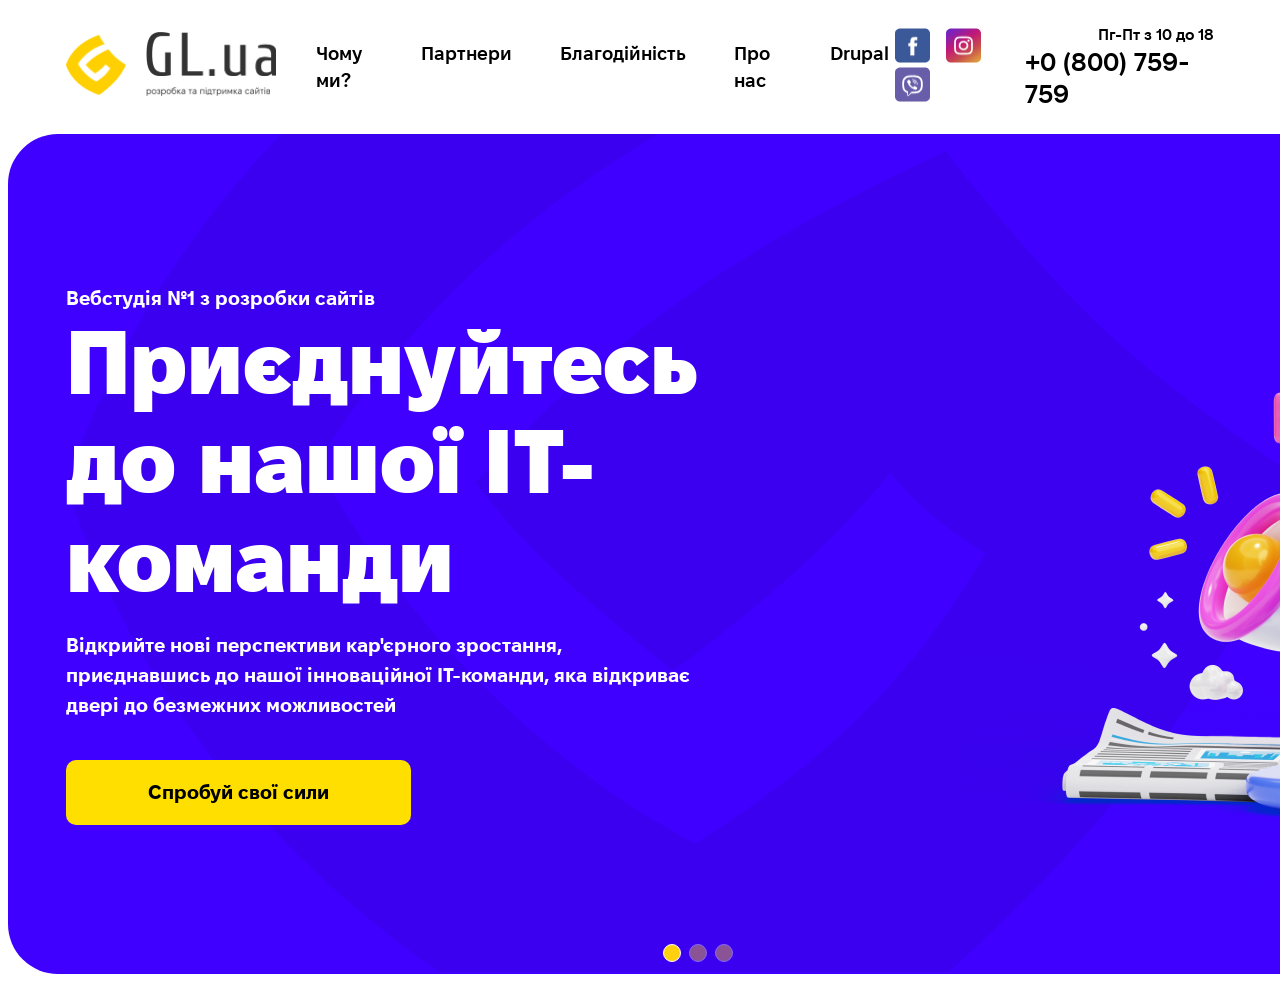
<file: index.html>
<!DOCTYPE html>
<html lang="en">
<head>
    <meta charset="UTF-8">
    <meta name="viewport" content="width=device-width, initial-scale=1.0">
    <title>Document</title>
    <link rel="stylesheet" href="https://cdn.jsdelivr.net/npm/swiper@11/swiper-bundle.min.css" />
    <link rel="stylesheet" href="./style/style.css">
</head>
<body>
    <header>
        <nav class="nav container">  
            <div class="logo">
                <a href="./index.html">
                    <img src=".//img/Vector.png" alt="logo">
                </a>
                <div class="block_logo">
                    <a class="logo_glua" href="./index.html">
                        <img src=".//img/GL.ua.png" alt="glua">
                    </a>
                    <a class="subtitle" href="./index.html">
                        <img src=".//img/розробка та підтримка сайтів.png" alt="subtitle">
                    </a>
                </div>
            </div>
            <ul class="nav_links">
                <li>
                    <a class="nav_link" href="./pages/why-us.html">Чому ми?</a>
                </li>
                <li>
                    <a class="nav_link" href="./pages/partners.html">Партнери</a>
                </li>
                <li>
                    <a class="nav_link" href="./pages/charity.html">Благодійність</a>
                </li>
                <li>
                    <a class="nav_link" href="./pages/about.html">Про нас</a>
                </li>
                <li>
                    <a class="nav_link" href="./pages/drupal.html">Drupal</a>
                </li>
            </ul>
            <div class="nav_socials">
                <a href="https://www.facebook.com/GL.ua" class="nav_social"><img src=".//img/facebook.png" alt="facebook"></a>
                <a href="https://www.instagram.com/gl.ua" class="nav_social"><img src=".//img/instagram.png" alt="instagram"></a>
                <a href="https://www.viber.com/company/gl-ua" class="nav_social"><img src=".//img/viber.png" alt="viber"></a>
            </div>
            <div class="nav_phone">
                <p class="nav_phone_text">Пг-Пт з 10 до 18</p>
                <a href="tel:+0 (800) 759-759" class="nav_phone_link">+0 (800) 759-759</a>
            </div>
        </nav>
    </header>
    <main>
        <section class="hero">
            <div class="hero_content container">
                <div class="swiper hero-swiper">
                    <div class="swiper-wrapper">
                        <div class="swiper-slide">
                            <h1 class="hero_text">Вебстудія №1 з розробки сайтів</h1>
                            <p class="hero_title">Приєднуйтесь до нашої IT-команди</p>
                            <p class="hero_text">Відкрийте нові перспективи кар'єрного зростання, приєднавшись до нашої інноваційної IT-команди, яка відкриває двері до безмежних можливостей</p>
                            <button class="hero_button">Спробуй свої сили</button>
                            <div class="hero_image">
                                <img src=".//img/hero_section_img.png" width="877" height="595px" alt="hero_image">
                            </div>
                        </div>
                        <div class="swiper-slide">
                            <h1 class="hero_text">Вебстудія №1 з розробки сайтів</h1>
                            <p class="hero_title">Приєднуйтесь до нашої IT-команди</p>
                            <p class="hero_text">Відкрийте нові перспективи кар'єрного зростання, приєднавшись до нашої інноваційної IT-команди, яка відкриває двері до безмежних можливостей</p>
                            <button class="hero_button">Спробуй свої сили</button>
                            <div class="hero_image">
                                <img src=".//img/hero_section_img.png" width="877" height="595px" alt="hero_image">
                            </div>
                        </div>
                        <div class="swiper-slide">
                            <h1 class="hero_text">Вебстудія №1 з розробки сайтів</h1>
                            <p class="hero_title">Приєднуйтесь до нашої IT-команди</p>
                            <p class="hero_text">Відкрийте нові перспективи кар'єрного зростання, приєднавшись до нашої інноваційної IT-команди, яка відкриває двері до безмежних можливостей</p>
                            <button class="hero_button">Спробуй свої сили</button>
                            <div class="hero_image">
                                <img src=".//img/hero_section_img.png" width="877" height="595px" alt="hero_image">
                            </div>
                        </div>
                    </div>
                    <div class="swiper-pagination"></div>
                    <!-- <div class="swiper-button-prev"></div>
                    <div class="swiper-button-next"></div> -->
                </div>
                <div class="hero_background_img">
                    <img src="./img/overflow.png" alt="background_img">
                </div>
            </div>
        </section>
        <section></section>
        <section></section>
        <section></section>
        <section></section>
    </main>
    
    <script src="https://cdn.jsdelivr.net/npm/swiper@11/swiper-bundle.min.js"></script>
    <script src="./script/script.js"></script>
</body>
</html>
</file>
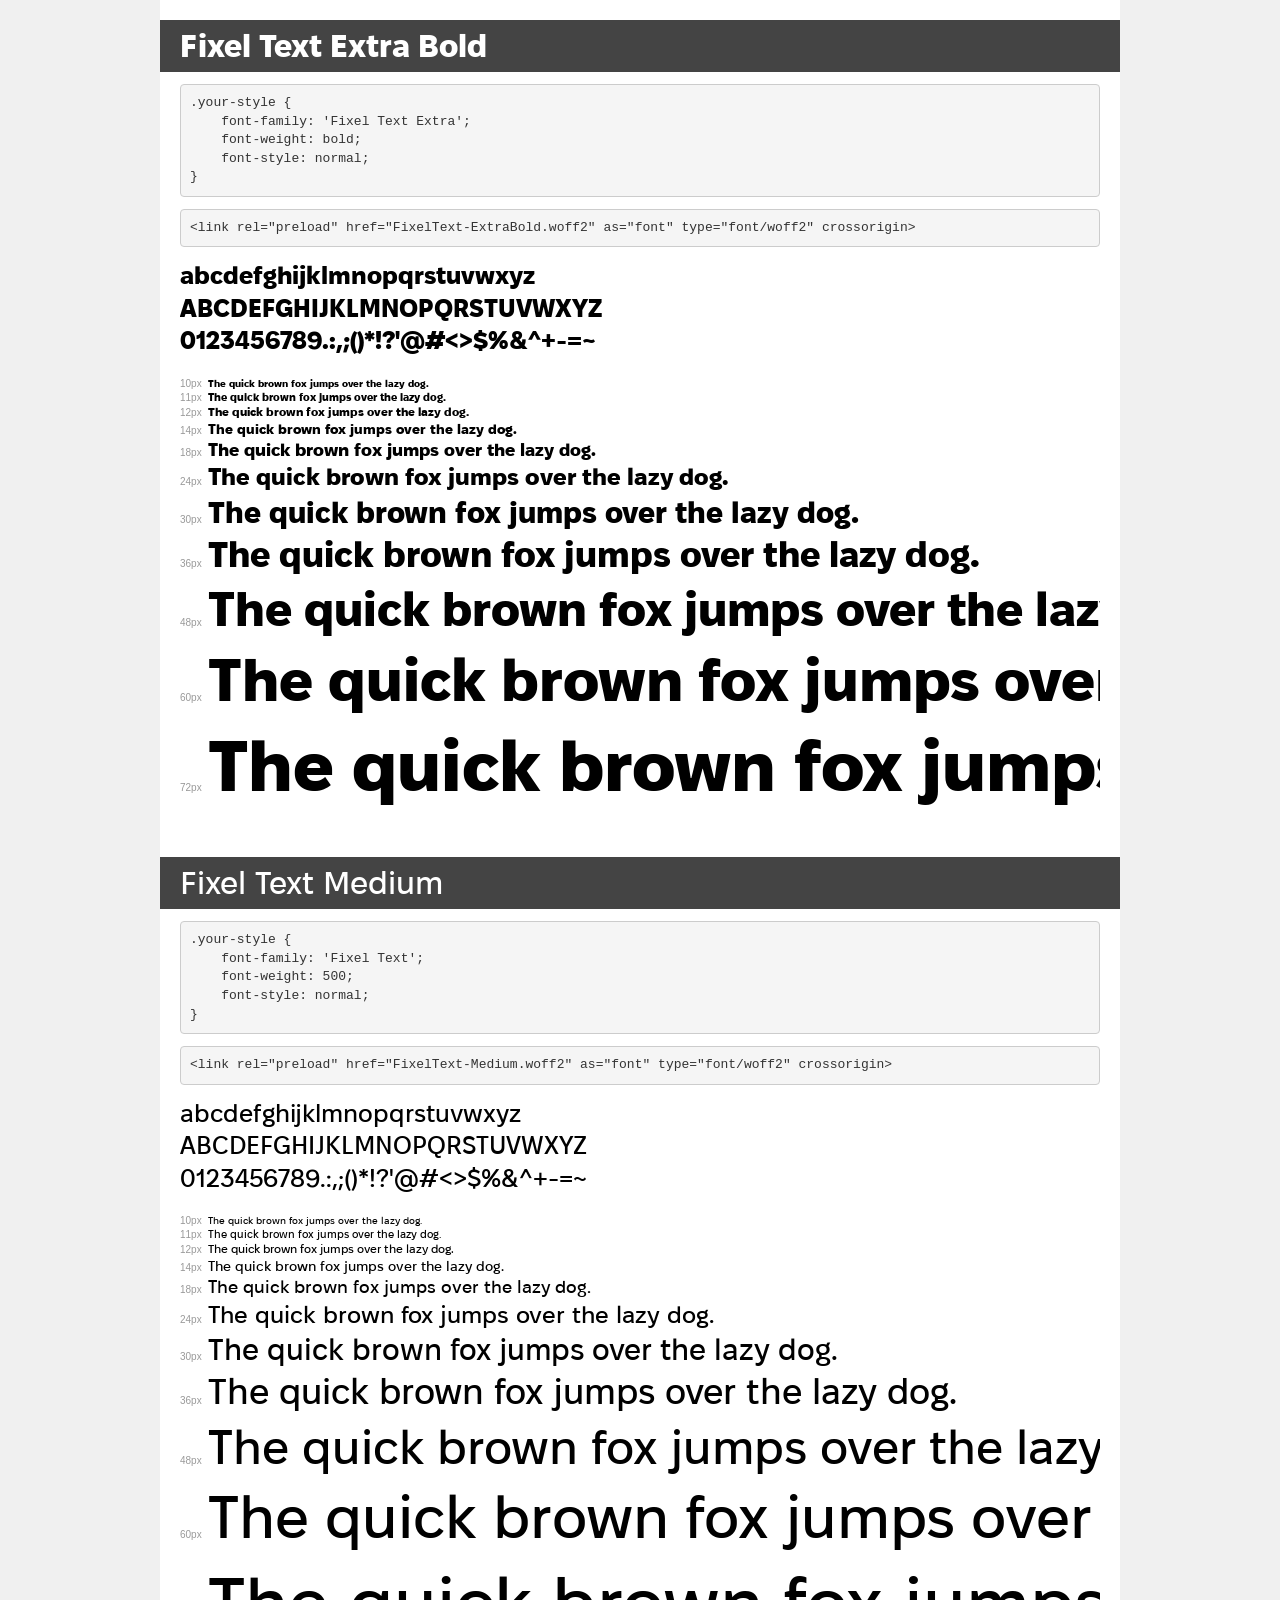
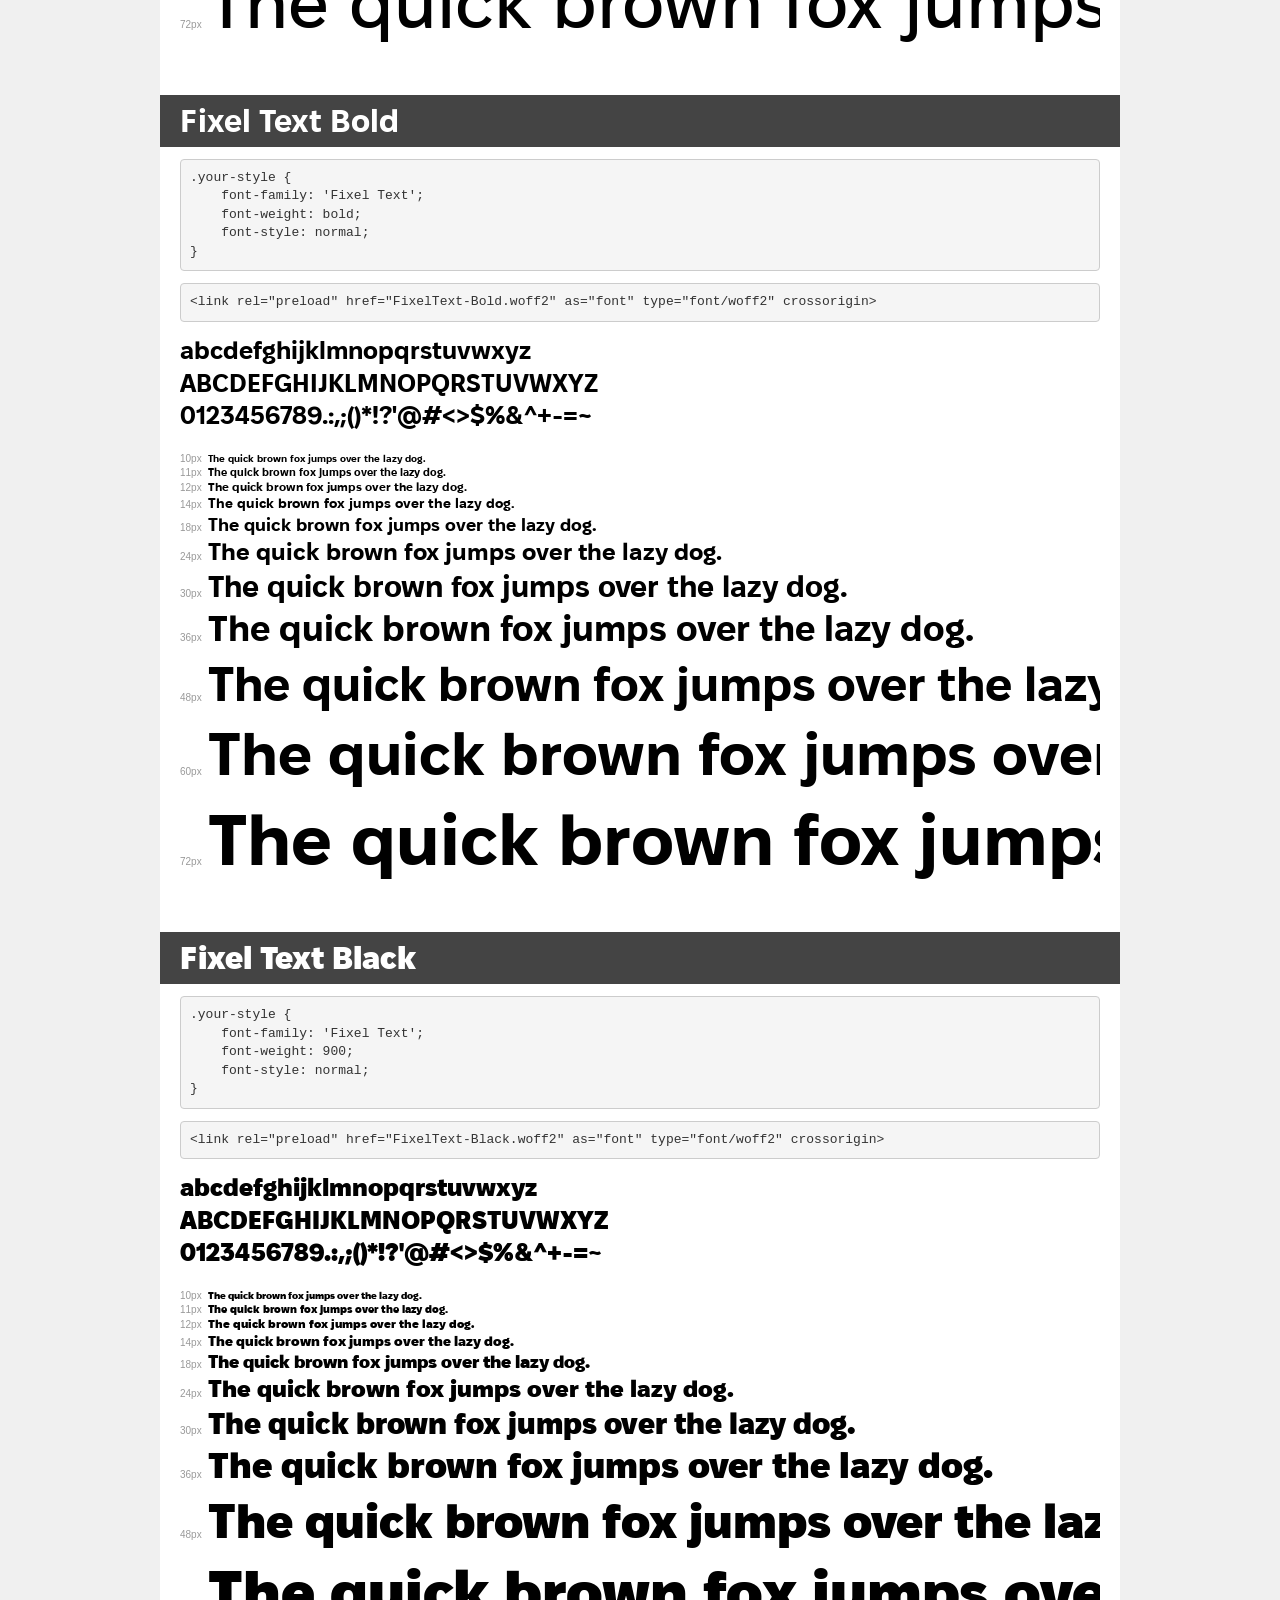
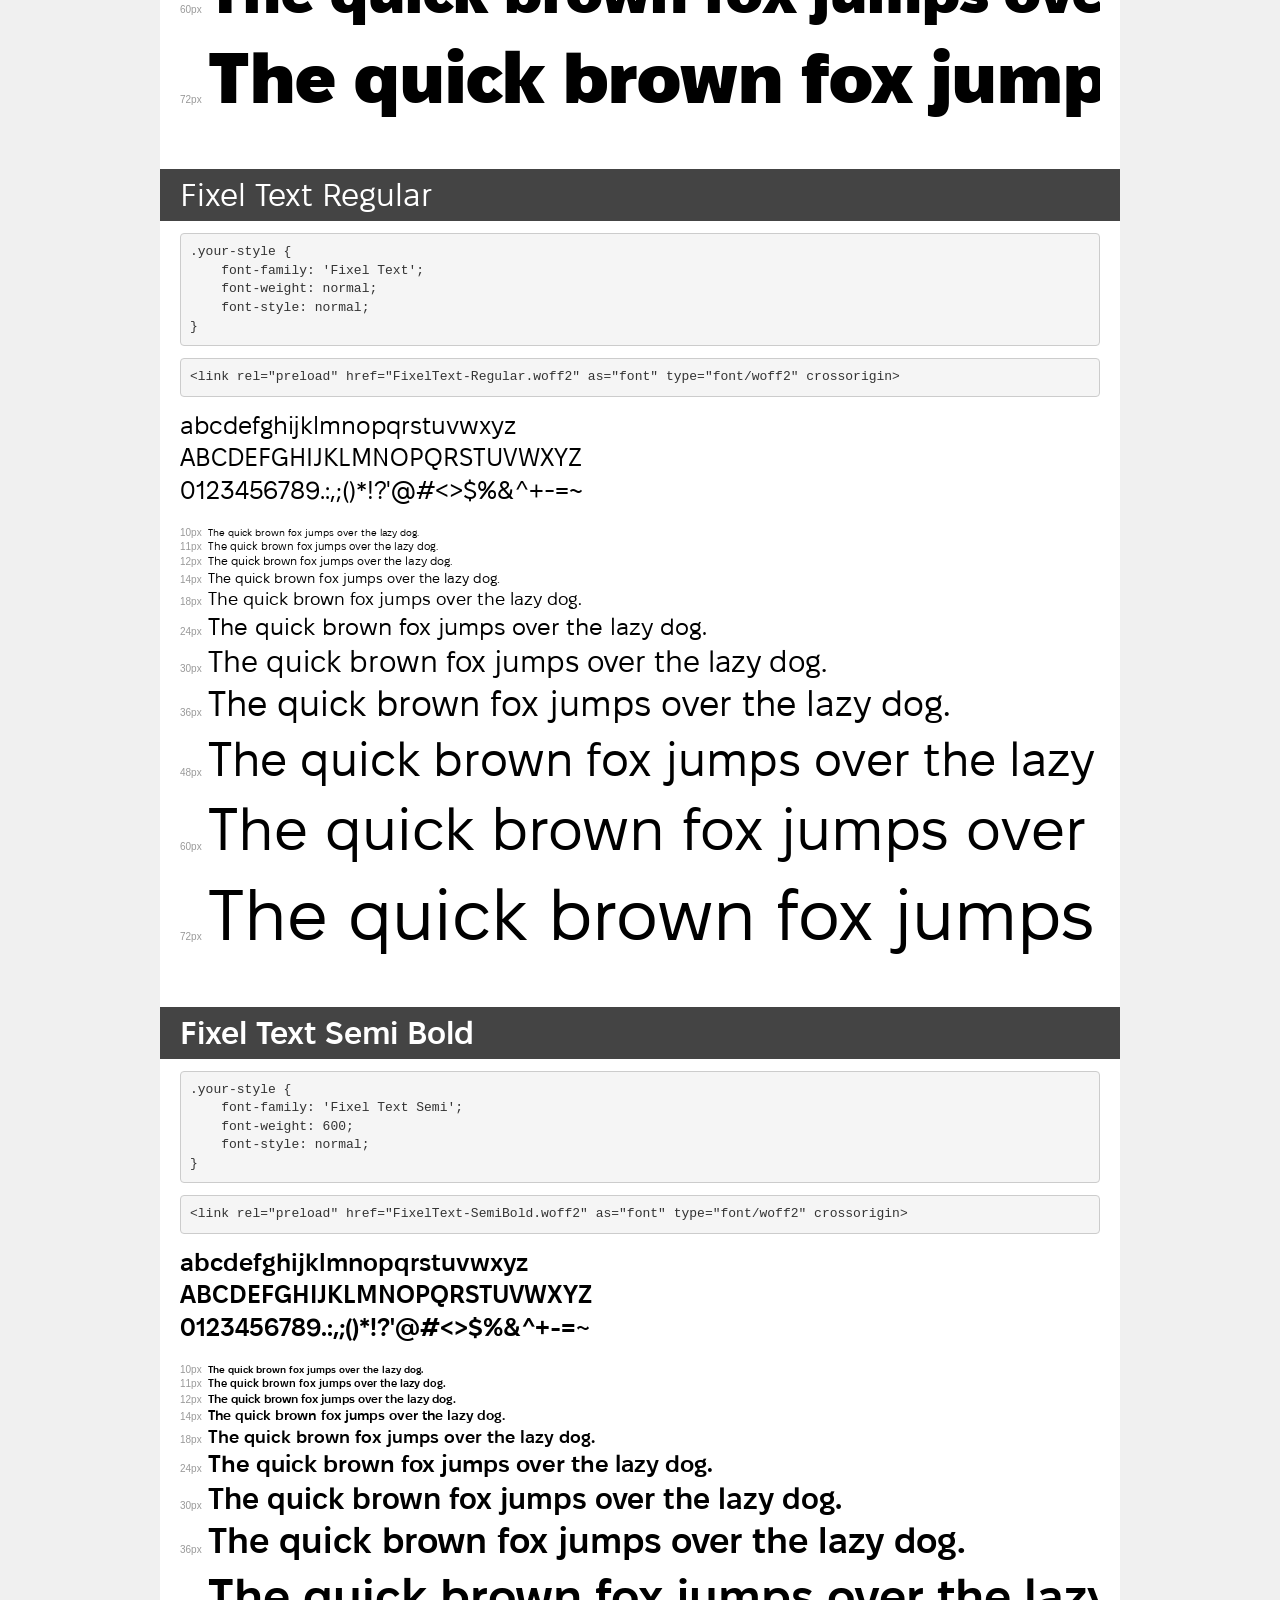
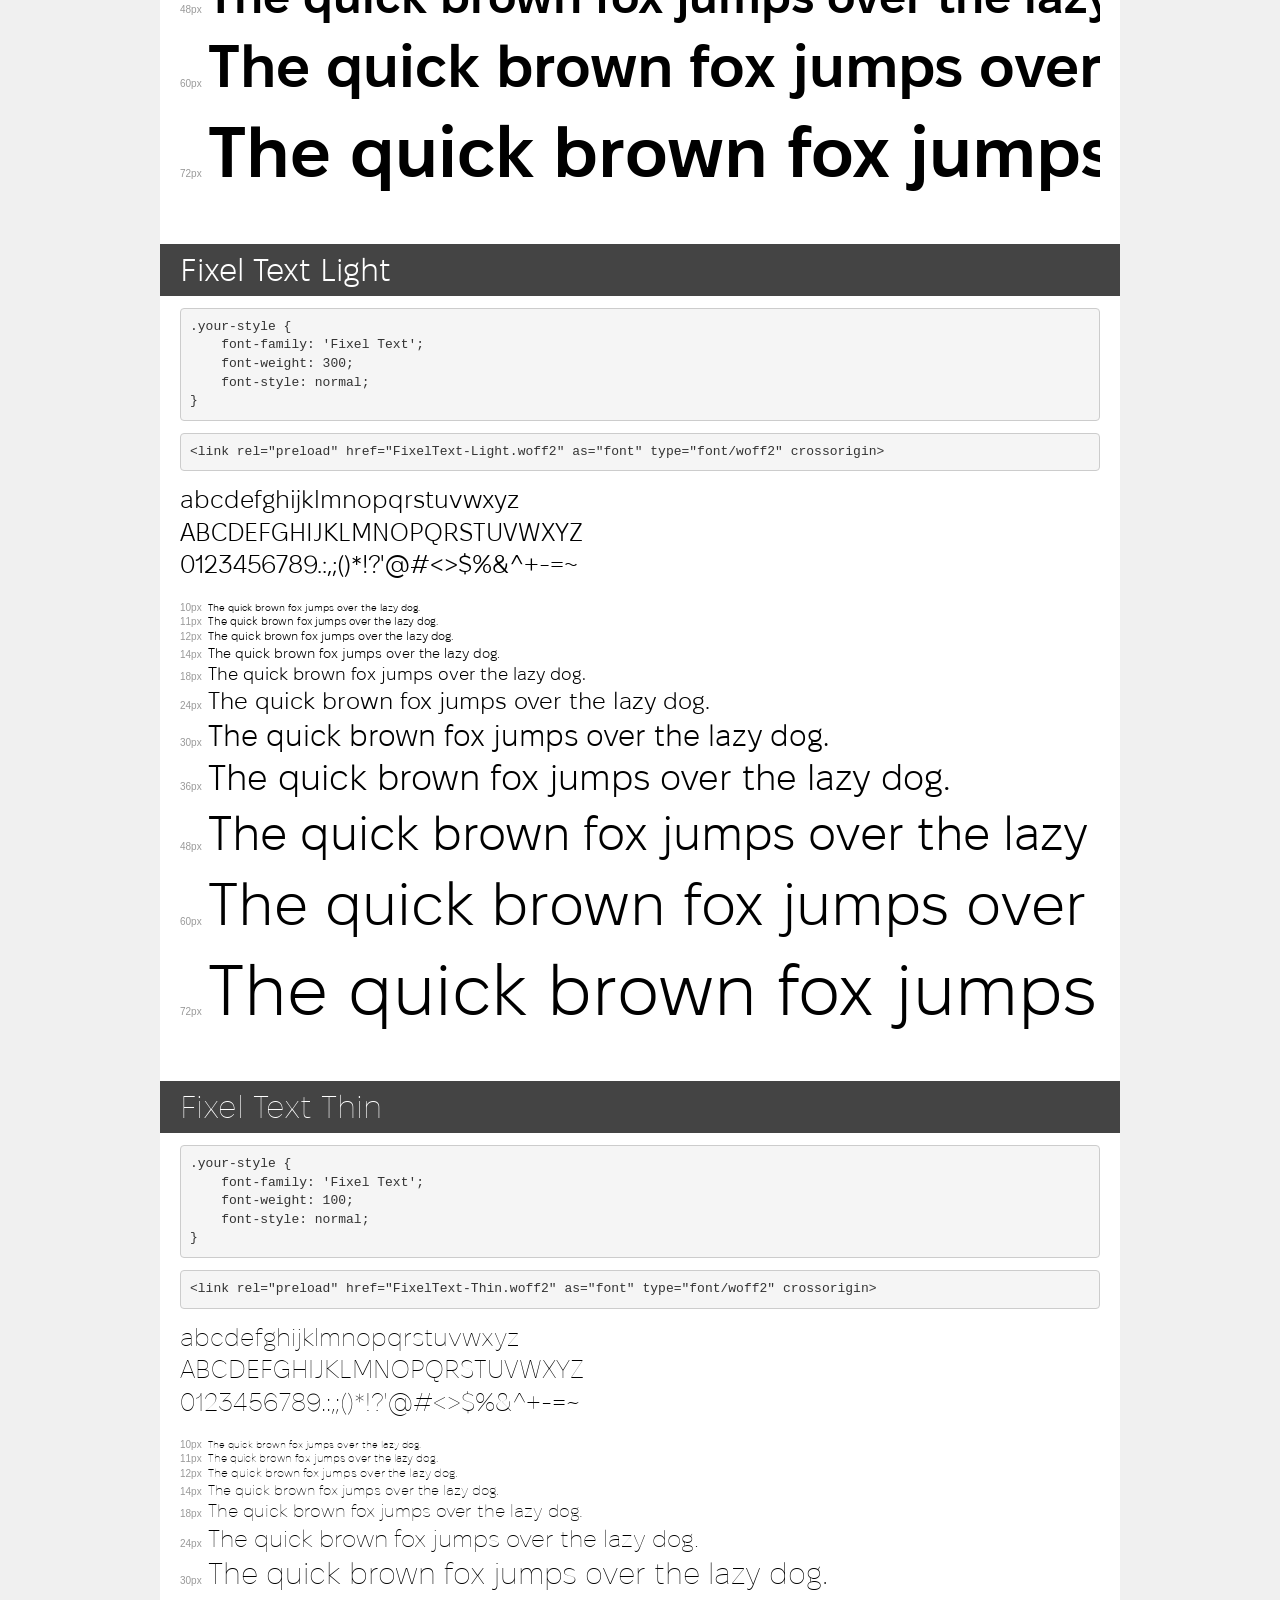
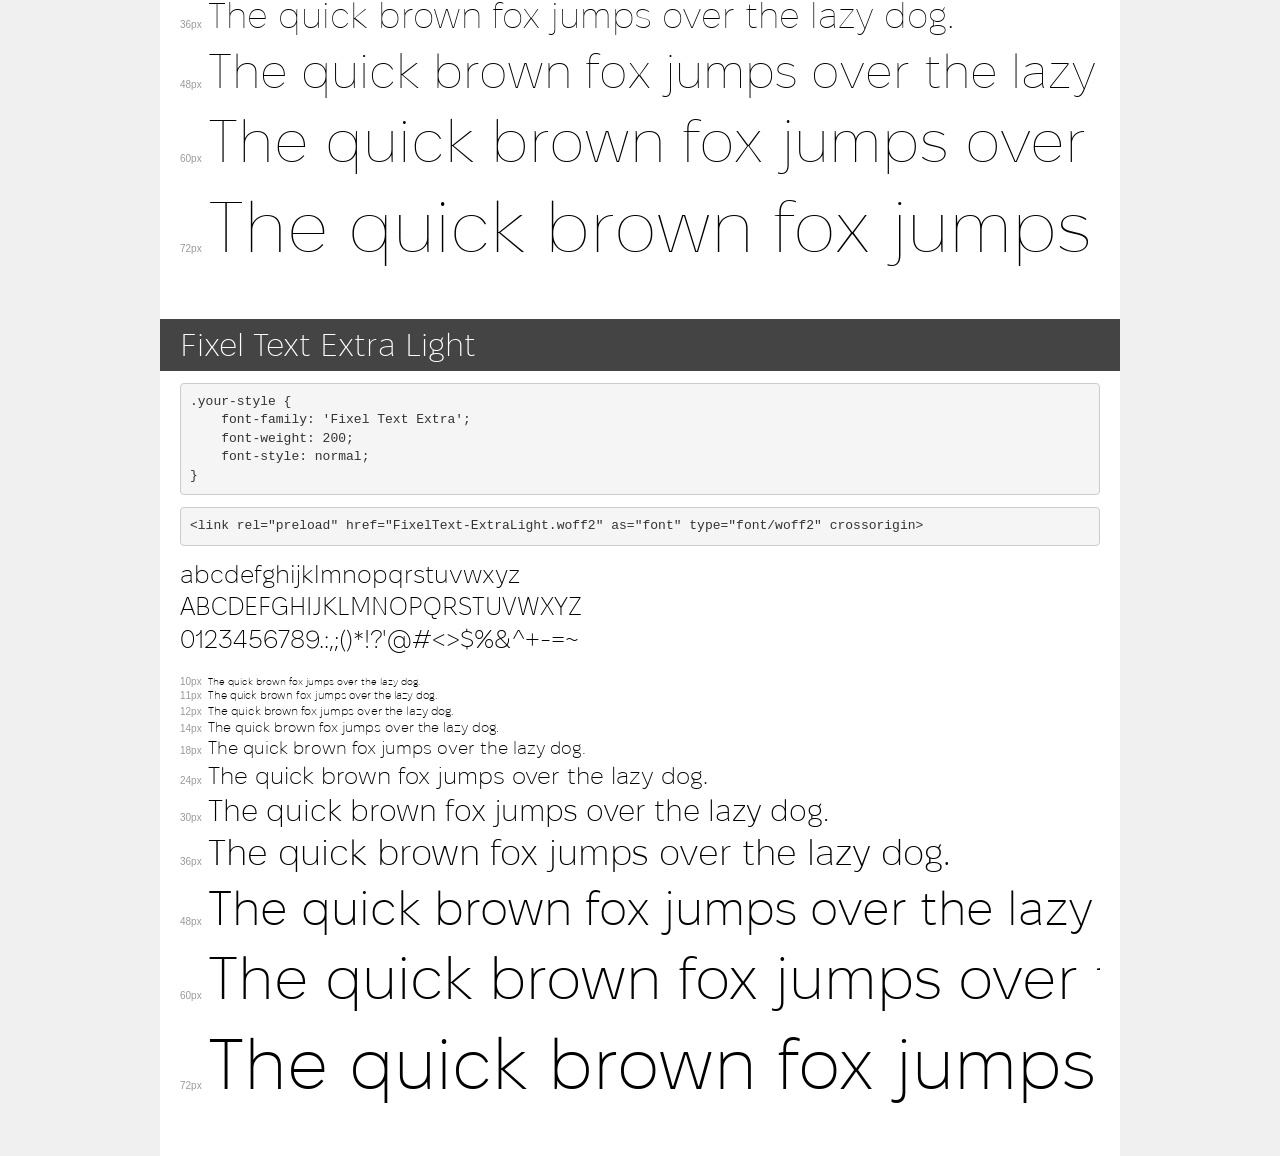
<file: fonts/demo.html>
<!DOCTYPE html>
<html lang="en">
<head>
    <meta charset="utf-8">
    <meta http-equiv="X-UA-Compatible" content="IE=edge">
    <meta name="viewport" content="width=device-width, initial-scale=1">
    <meta name="robots" content="noindex, noarchive">
    <meta name="format-detection" content="telephone=no">
    <title>Transfonter demo</title>
    <link href="stylesheet.css" rel="stylesheet">
    <style>
        /*
        http://meyerweb.com/eric/tools/css/reset/
        v2.0 | 20110126
        License: none (public domain)
        */
        html, body, div, span, applet, object, iframe,
        h1, h2, h3, h4, h5, h6, p, blockquote, pre,
        a, abbr, acronym, address, big, cite, code,
        del, dfn, em, img, ins, kbd, q, s, samp,
        small, strike, strong, sub, sup, tt, var,
        b, u, i, center,
        dl, dt, dd, ol, ul, li,
        fieldset, form, label, legend,
        table, caption, tbody, tfoot, thead, tr, th, td,
        article, aside, canvas, details, embed,
        figure, figcaption, footer, header, hgroup,
        menu, nav, output, ruby, section, summary,
        time, mark, audio, video {
            margin: 0;
            padding: 0;
            border: 0;
            font-size: 100%;
            font: inherit;
            vertical-align: baseline;
        }
        /* HTML5 display-role reset for older browsers */
        article, aside, details, figcaption, figure,
        footer, header, hgroup, menu, nav, section {
            display: block;
        }
        body {
            line-height: 1;
        }
        ol, ul {
            list-style: none;
        }
        blockquote, q {
            quotes: none;
        }
        blockquote:before, blockquote:after,
        q:before, q:after {
            content: '';
            content: none;
        }
        table {
            border-collapse: collapse;
            border-spacing: 0;
        }
        /* demo styles */
        body {
            background: #f0f0f0;
            color: #000;
        }
        .page {
            background: #fff;
            width: 920px;
            margin: 0 auto;
            padding: 20px 20px 0 20px;
            overflow: hidden;
        }
        .font-container {
            overflow-x: auto;
            overflow-y: hidden;
            margin-bottom: 40px;
            line-height: 1.3;
            white-space: nowrap;
            padding-bottom: 5px;
        }
        h1 {
            position: relative;
            background: #444;
            font-size: 32px;
            color: #fff;
            padding: 10px 20px;
            margin: 0 -20px 12px -20px;
        }
        .letters {
            font-size: 25px;
            margin-bottom: 20px;
        }
        .s10:before {
            content: '10px';
        }
        .s11:before {
            content: '11px';
        }
        .s12:before {
            content: '12px';
        }
        .s14:before {
            content: '14px';
        }
        .s18:before {
            content: '18px';
        }
        .s24:before {
            content: '24px';
        }
        .s30:before {
            content: '30px';
        }
        .s36:before {
            content: '36px';
        }
        .s48:before {
            content: '48px';
        }
        .s60:before {
            content: '60px';
        }
        .s72:before {
            content: '72px';
        }
        .s10:before, .s11:before, .s12:before, .s14:before,
        .s18:before, .s24:before, .s30:before, .s36:before,
        .s48:before, .s60:before, .s72:before {
            font-family: Arial, sans-serif;
            font-size: 10px;
            font-weight: normal;
            font-style: normal;
            color: #999;
            padding-right: 6px;
        }
        pre {
            display: block;
            padding: 9px;
            margin: 0 0 12px;
            font-family: Monaco, Menlo, Consolas, "Courier New", monospace;
            font-size: 13px;
            line-height: 1.428571429;
            color: #333;
            font-weight: normal;
            font-style: normal;
            background-color: #f5f5f5;
            border: 1px solid #ccc;
            overflow-x: auto;
            border-radius: 4px;
        }
        /* responsive */
        @media (max-width: 959px) {
            .page {
                width: auto;
                margin: 0;
            }
        }
    </style>
</head>
<body>
<div class="page">
    <div class="demo">
        <h1 style="font-family: 'Fixel Text Extra'; font-weight: bold; font-style: normal;">Fixel Text Extra Bold</h1>
        <pre title="Usage">.your-style {
    font-family: 'Fixel Text Extra';
    font-weight: bold;
    font-style: normal;
}</pre>
        <pre title="Preload (optional)">
&lt;link rel=&quot;preload&quot; href=&quot;FixelText-ExtraBold.woff2&quot; as=&quot;font&quot; type=&quot;font/woff2&quot; crossorigin&gt;</pre>
        <div class="font-container" style="font-family: 'Fixel Text Extra'; font-weight: bold; font-style: normal;">
            <p class="letters">
                abcdefghijklmnopqrstuvwxyz<br>
ABCDEFGHIJKLMNOPQRSTUVWXYZ<br>
                0123456789.:,;()*!?'@#&lt;&gt;$%&^+-=~
            </p>
            <p class="s10" style="font-size: 10px;">The quick brown fox jumps over the lazy dog.</p>
            <p class="s11" style="font-size: 11px;">The quick brown fox jumps over the lazy dog.</p>
            <p class="s12" style="font-size: 12px;">The quick brown fox jumps over the lazy dog.</p>
            <p class="s14" style="font-size: 14px;">The quick brown fox jumps over the lazy dog.</p>
            <p class="s18" style="font-size: 18px;">The quick brown fox jumps over the lazy dog.</p>
            <p class="s24" style="font-size: 24px;">The quick brown fox jumps over the lazy dog.</p>
            <p class="s30" style="font-size: 30px;">The quick brown fox jumps over the lazy dog.</p>
            <p class="s36" style="font-size: 36px;">The quick brown fox jumps over the lazy dog.</p>
            <p class="s48" style="font-size: 48px;">The quick brown fox jumps over the lazy dog.</p>
            <p class="s60" style="font-size: 60px;">The quick brown fox jumps over the lazy dog.</p>
            <p class="s72" style="font-size: 72px;">The quick brown fox jumps over the lazy dog.</p>
        </div>
    </div>

    <div class="demo">
        <h1 style="font-family: 'Fixel Text'; font-weight: 500; font-style: normal;">Fixel Text Medium</h1>
        <pre title="Usage">.your-style {
    font-family: 'Fixel Text';
    font-weight: 500;
    font-style: normal;
}</pre>
        <pre title="Preload (optional)">
&lt;link rel=&quot;preload&quot; href=&quot;FixelText-Medium.woff2&quot; as=&quot;font&quot; type=&quot;font/woff2&quot; crossorigin&gt;</pre>
        <div class="font-container" style="font-family: 'Fixel Text'; font-weight: 500; font-style: normal;">
            <p class="letters">
                abcdefghijklmnopqrstuvwxyz<br>
ABCDEFGHIJKLMNOPQRSTUVWXYZ<br>
                0123456789.:,;()*!?'@#&lt;&gt;$%&^+-=~
            </p>
            <p class="s10" style="font-size: 10px;">The quick brown fox jumps over the lazy dog.</p>
            <p class="s11" style="font-size: 11px;">The quick brown fox jumps over the lazy dog.</p>
            <p class="s12" style="font-size: 12px;">The quick brown fox jumps over the lazy dog.</p>
            <p class="s14" style="font-size: 14px;">The quick brown fox jumps over the lazy dog.</p>
            <p class="s18" style="font-size: 18px;">The quick brown fox jumps over the lazy dog.</p>
            <p class="s24" style="font-size: 24px;">The quick brown fox jumps over the lazy dog.</p>
            <p class="s30" style="font-size: 30px;">The quick brown fox jumps over the lazy dog.</p>
            <p class="s36" style="font-size: 36px;">The quick brown fox jumps over the lazy dog.</p>
            <p class="s48" style="font-size: 48px;">The quick brown fox jumps over the lazy dog.</p>
            <p class="s60" style="font-size: 60px;">The quick brown fox jumps over the lazy dog.</p>
            <p class="s72" style="font-size: 72px;">The quick brown fox jumps over the lazy dog.</p>
        </div>
    </div>

    <div class="demo">
        <h1 style="font-family: 'Fixel Text'; font-weight: bold; font-style: normal;">Fixel Text Bold</h1>
        <pre title="Usage">.your-style {
    font-family: 'Fixel Text';
    font-weight: bold;
    font-style: normal;
}</pre>
        <pre title="Preload (optional)">
&lt;link rel=&quot;preload&quot; href=&quot;FixelText-Bold.woff2&quot; as=&quot;font&quot; type=&quot;font/woff2&quot; crossorigin&gt;</pre>
        <div class="font-container" style="font-family: 'Fixel Text'; font-weight: bold; font-style: normal;">
            <p class="letters">
                abcdefghijklmnopqrstuvwxyz<br>
ABCDEFGHIJKLMNOPQRSTUVWXYZ<br>
                0123456789.:,;()*!?'@#&lt;&gt;$%&^+-=~
            </p>
            <p class="s10" style="font-size: 10px;">The quick brown fox jumps over the lazy dog.</p>
            <p class="s11" style="font-size: 11px;">The quick brown fox jumps over the lazy dog.</p>
            <p class="s12" style="font-size: 12px;">The quick brown fox jumps over the lazy dog.</p>
            <p class="s14" style="font-size: 14px;">The quick brown fox jumps over the lazy dog.</p>
            <p class="s18" style="font-size: 18px;">The quick brown fox jumps over the lazy dog.</p>
            <p class="s24" style="font-size: 24px;">The quick brown fox jumps over the lazy dog.</p>
            <p class="s30" style="font-size: 30px;">The quick brown fox jumps over the lazy dog.</p>
            <p class="s36" style="font-size: 36px;">The quick brown fox jumps over the lazy dog.</p>
            <p class="s48" style="font-size: 48px;">The quick brown fox jumps over the lazy dog.</p>
            <p class="s60" style="font-size: 60px;">The quick brown fox jumps over the lazy dog.</p>
            <p class="s72" style="font-size: 72px;">The quick brown fox jumps over the lazy dog.</p>
        </div>
    </div>

    <div class="demo">
        <h1 style="font-family: 'Fixel Text'; font-weight: 900; font-style: normal;">Fixel Text Black</h1>
        <pre title="Usage">.your-style {
    font-family: 'Fixel Text';
    font-weight: 900;
    font-style: normal;
}</pre>
        <pre title="Preload (optional)">
&lt;link rel=&quot;preload&quot; href=&quot;FixelText-Black.woff2&quot; as=&quot;font&quot; type=&quot;font/woff2&quot; crossorigin&gt;</pre>
        <div class="font-container" style="font-family: 'Fixel Text'; font-weight: 900; font-style: normal;">
            <p class="letters">
                abcdefghijklmnopqrstuvwxyz<br>
ABCDEFGHIJKLMNOPQRSTUVWXYZ<br>
                0123456789.:,;()*!?'@#&lt;&gt;$%&^+-=~
            </p>
            <p class="s10" style="font-size: 10px;">The quick brown fox jumps over the lazy dog.</p>
            <p class="s11" style="font-size: 11px;">The quick brown fox jumps over the lazy dog.</p>
            <p class="s12" style="font-size: 12px;">The quick brown fox jumps over the lazy dog.</p>
            <p class="s14" style="font-size: 14px;">The quick brown fox jumps over the lazy dog.</p>
            <p class="s18" style="font-size: 18px;">The quick brown fox jumps over the lazy dog.</p>
            <p class="s24" style="font-size: 24px;">The quick brown fox jumps over the lazy dog.</p>
            <p class="s30" style="font-size: 30px;">The quick brown fox jumps over the lazy dog.</p>
            <p class="s36" style="font-size: 36px;">The quick brown fox jumps over the lazy dog.</p>
            <p class="s48" style="font-size: 48px;">The quick brown fox jumps over the lazy dog.</p>
            <p class="s60" style="font-size: 60px;">The quick brown fox jumps over the lazy dog.</p>
            <p class="s72" style="font-size: 72px;">The quick brown fox jumps over the lazy dog.</p>
        </div>
    </div>

    <div class="demo">
        <h1 style="font-family: 'Fixel Text'; font-weight: normal; font-style: normal;">Fixel Text Regular</h1>
        <pre title="Usage">.your-style {
    font-family: 'Fixel Text';
    font-weight: normal;
    font-style: normal;
}</pre>
        <pre title="Preload (optional)">
&lt;link rel=&quot;preload&quot; href=&quot;FixelText-Regular.woff2&quot; as=&quot;font&quot; type=&quot;font/woff2&quot; crossorigin&gt;</pre>
        <div class="font-container" style="font-family: 'Fixel Text'; font-weight: normal; font-style: normal;">
            <p class="letters">
                abcdefghijklmnopqrstuvwxyz<br>
ABCDEFGHIJKLMNOPQRSTUVWXYZ<br>
                0123456789.:,;()*!?'@#&lt;&gt;$%&^+-=~
            </p>
            <p class="s10" style="font-size: 10px;">The quick brown fox jumps over the lazy dog.</p>
            <p class="s11" style="font-size: 11px;">The quick brown fox jumps over the lazy dog.</p>
            <p class="s12" style="font-size: 12px;">The quick brown fox jumps over the lazy dog.</p>
            <p class="s14" style="font-size: 14px;">The quick brown fox jumps over the lazy dog.</p>
            <p class="s18" style="font-size: 18px;">The quick brown fox jumps over the lazy dog.</p>
            <p class="s24" style="font-size: 24px;">The quick brown fox jumps over the lazy dog.</p>
            <p class="s30" style="font-size: 30px;">The quick brown fox jumps over the lazy dog.</p>
            <p class="s36" style="font-size: 36px;">The quick brown fox jumps over the lazy dog.</p>
            <p class="s48" style="font-size: 48px;">The quick brown fox jumps over the lazy dog.</p>
            <p class="s60" style="font-size: 60px;">The quick brown fox jumps over the lazy dog.</p>
            <p class="s72" style="font-size: 72px;">The quick brown fox jumps over the lazy dog.</p>
        </div>
    </div>

    <div class="demo">
        <h1 style="font-family: 'Fixel Text Semi'; font-weight: 600; font-style: normal;">Fixel Text Semi Bold</h1>
        <pre title="Usage">.your-style {
    font-family: 'Fixel Text Semi';
    font-weight: 600;
    font-style: normal;
}</pre>
        <pre title="Preload (optional)">
&lt;link rel=&quot;preload&quot; href=&quot;FixelText-SemiBold.woff2&quot; as=&quot;font&quot; type=&quot;font/woff2&quot; crossorigin&gt;</pre>
        <div class="font-container" style="font-family: 'Fixel Text Semi'; font-weight: 600; font-style: normal;">
            <p class="letters">
                abcdefghijklmnopqrstuvwxyz<br>
ABCDEFGHIJKLMNOPQRSTUVWXYZ<br>
                0123456789.:,;()*!?'@#&lt;&gt;$%&^+-=~
            </p>
            <p class="s10" style="font-size: 10px;">The quick brown fox jumps over the lazy dog.</p>
            <p class="s11" style="font-size: 11px;">The quick brown fox jumps over the lazy dog.</p>
            <p class="s12" style="font-size: 12px;">The quick brown fox jumps over the lazy dog.</p>
            <p class="s14" style="font-size: 14px;">The quick brown fox jumps over the lazy dog.</p>
            <p class="s18" style="font-size: 18px;">The quick brown fox jumps over the lazy dog.</p>
            <p class="s24" style="font-size: 24px;">The quick brown fox jumps over the lazy dog.</p>
            <p class="s30" style="font-size: 30px;">The quick brown fox jumps over the lazy dog.</p>
            <p class="s36" style="font-size: 36px;">The quick brown fox jumps over the lazy dog.</p>
            <p class="s48" style="font-size: 48px;">The quick brown fox jumps over the lazy dog.</p>
            <p class="s60" style="font-size: 60px;">The quick brown fox jumps over the lazy dog.</p>
            <p class="s72" style="font-size: 72px;">The quick brown fox jumps over the lazy dog.</p>
        </div>
    </div>

    <div class="demo">
        <h1 style="font-family: 'Fixel Text'; font-weight: 300; font-style: normal;">Fixel Text Light</h1>
        <pre title="Usage">.your-style {
    font-family: 'Fixel Text';
    font-weight: 300;
    font-style: normal;
}</pre>
        <pre title="Preload (optional)">
&lt;link rel=&quot;preload&quot; href=&quot;FixelText-Light.woff2&quot; as=&quot;font&quot; type=&quot;font/woff2&quot; crossorigin&gt;</pre>
        <div class="font-container" style="font-family: 'Fixel Text'; font-weight: 300; font-style: normal;">
            <p class="letters">
                abcdefghijklmnopqrstuvwxyz<br>
ABCDEFGHIJKLMNOPQRSTUVWXYZ<br>
                0123456789.:,;()*!?'@#&lt;&gt;$%&^+-=~
            </p>
            <p class="s10" style="font-size: 10px;">The quick brown fox jumps over the lazy dog.</p>
            <p class="s11" style="font-size: 11px;">The quick brown fox jumps over the lazy dog.</p>
            <p class="s12" style="font-size: 12px;">The quick brown fox jumps over the lazy dog.</p>
            <p class="s14" style="font-size: 14px;">The quick brown fox jumps over the lazy dog.</p>
            <p class="s18" style="font-size: 18px;">The quick brown fox jumps over the lazy dog.</p>
            <p class="s24" style="font-size: 24px;">The quick brown fox jumps over the lazy dog.</p>
            <p class="s30" style="font-size: 30px;">The quick brown fox jumps over the lazy dog.</p>
            <p class="s36" style="font-size: 36px;">The quick brown fox jumps over the lazy dog.</p>
            <p class="s48" style="font-size: 48px;">The quick brown fox jumps over the lazy dog.</p>
            <p class="s60" style="font-size: 60px;">The quick brown fox jumps over the lazy dog.</p>
            <p class="s72" style="font-size: 72px;">The quick brown fox jumps over the lazy dog.</p>
        </div>
    </div>

    <div class="demo">
        <h1 style="font-family: 'Fixel Text'; font-weight: 100; font-style: normal;">Fixel Text Thin</h1>
        <pre title="Usage">.your-style {
    font-family: 'Fixel Text';
    font-weight: 100;
    font-style: normal;
}</pre>
        <pre title="Preload (optional)">
&lt;link rel=&quot;preload&quot; href=&quot;FixelText-Thin.woff2&quot; as=&quot;font&quot; type=&quot;font/woff2&quot; crossorigin&gt;</pre>
        <div class="font-container" style="font-family: 'Fixel Text'; font-weight: 100; font-style: normal;">
            <p class="letters">
                abcdefghijklmnopqrstuvwxyz<br>
ABCDEFGHIJKLMNOPQRSTUVWXYZ<br>
                0123456789.:,;()*!?'@#&lt;&gt;$%&^+-=~
            </p>
            <p class="s10" style="font-size: 10px;">The quick brown fox jumps over the lazy dog.</p>
            <p class="s11" style="font-size: 11px;">The quick brown fox jumps over the lazy dog.</p>
            <p class="s12" style="font-size: 12px;">The quick brown fox jumps over the lazy dog.</p>
            <p class="s14" style="font-size: 14px;">The quick brown fox jumps over the lazy dog.</p>
            <p class="s18" style="font-size: 18px;">The quick brown fox jumps over the lazy dog.</p>
            <p class="s24" style="font-size: 24px;">The quick brown fox jumps over the lazy dog.</p>
            <p class="s30" style="font-size: 30px;">The quick brown fox jumps over the lazy dog.</p>
            <p class="s36" style="font-size: 36px;">The quick brown fox jumps over the lazy dog.</p>
            <p class="s48" style="font-size: 48px;">The quick brown fox jumps over the lazy dog.</p>
            <p class="s60" style="font-size: 60px;">The quick brown fox jumps over the lazy dog.</p>
            <p class="s72" style="font-size: 72px;">The quick brown fox jumps over the lazy dog.</p>
        </div>
    </div>

    <div class="demo">
        <h1 style="font-family: 'Fixel Text Extra'; font-weight: 200; font-style: normal;">Fixel Text Extra Light</h1>
        <pre title="Usage">.your-style {
    font-family: 'Fixel Text Extra';
    font-weight: 200;
    font-style: normal;
}</pre>
        <pre title="Preload (optional)">
&lt;link rel=&quot;preload&quot; href=&quot;FixelText-ExtraLight.woff2&quot; as=&quot;font&quot; type=&quot;font/woff2&quot; crossorigin&gt;</pre>
        <div class="font-container" style="font-family: 'Fixel Text Extra'; font-weight: 200; font-style: normal;">
            <p class="letters">
                abcdefghijklmnopqrstuvwxyz<br>
ABCDEFGHIJKLMNOPQRSTUVWXYZ<br>
                0123456789.:,;()*!?'@#&lt;&gt;$%&^+-=~
            </p>
            <p class="s10" style="font-size: 10px;">The quick brown fox jumps over the lazy dog.</p>
            <p class="s11" style="font-size: 11px;">The quick brown fox jumps over the lazy dog.</p>
            <p class="s12" style="font-size: 12px;">The quick brown fox jumps over the lazy dog.</p>
            <p class="s14" style="font-size: 14px;">The quick brown fox jumps over the lazy dog.</p>
            <p class="s18" style="font-size: 18px;">The quick brown fox jumps over the lazy dog.</p>
            <p class="s24" style="font-size: 24px;">The quick brown fox jumps over the lazy dog.</p>
            <p class="s30" style="font-size: 30px;">The quick brown fox jumps over the lazy dog.</p>
            <p class="s36" style="font-size: 36px;">The quick brown fox jumps over the lazy dog.</p>
            <p class="s48" style="font-size: 48px;">The quick brown fox jumps over the lazy dog.</p>
            <p class="s60" style="font-size: 60px;">The quick brown fox jumps over the lazy dog.</p>
            <p class="s72" style="font-size: 72px;">The quick brown fox jumps over the lazy dog.</p>
        </div>
    </div>

</div>
</body>
</html>
</file>
<file: style/style.css>
@font-face {
  font-family: "Fixel Text";
  src: url("../fonts/FixelText-SemiBold.ttf");
  src: local("Fixel Text Semi Bold"), local("FixelText-SemiBold"), url("../fonts/FixelText-SemiBold.eot?#iefix") format("embedded-opentype"), url("../fonts/FixelText-SemiBold.woff2") format("woff2"), url("../fonts/FixelText-SemiBold.woff") format("woff"), url("../fonts/FixelText-SemiBold.ttf") format("truetype");
  font-weight: 600;
  font-style: normal;
  font-display: swap;
}
@font-face {
  font-family: "Fixel Text";
  src: url("../fonts/FixelText-Black.eot");
  src: local("Fixel Text Black"), local("FixelText-Black"), url("../fonts/FixelText-Black.eot?#iefix") format("embedded-opentype"), url("../fonts/FixelText-Black.woff2") format("woff2"), url("../fonts/FixelText-Black.woff") format("woff"), url("../fonts/FixelText-Black.ttf") format("truetype");
  font-weight: 900;
  font-style: normal;
  font-display: swap;
}
@font-face {
  font-family: "Fixel Text";
  src: url("../fonts/FixelText-Bold.eot");
  src: local("Fixel Text Bold"), local("FixelText-Bold"), url("../fonts/FixelText-Bold.eot?#iefix") format("embedded-opentype"), url("../fonts/FixelText-Bold.woff2") format("woff2"), url("../fonts/FixelText-Bold.woff") format("woff"), url("../fonts/FixelText-Bold.ttf") format("truetype");
  font-weight: 700;
  font-style: normal;
  font-display: swap;
}
header {
  margin: 20px 0 20px 0;
  padding: 0 58px 0 58px;
}
header .nav {
  display: flex;
  justify-content: space-between;
}
header .nav_links {
  display: flex;
  margin: 20px 0 20px 0;
  gap: 48px;
}
header .nav_links li {
  list-style: none;
}
header .nav_links li a {
  text-decoration: none;
  color: black;
  font-size: 1.2rem;
  font-weight: 600;
  transition: color 0.3s ease;
  font-family: "Fixel Text";
}
header .nav_links li a:hover {
  color: #000000;
}
header .nav_link {
  text-decoration: none;
  color: black;
  font-size: 20px;
  font-weight: 600;
  transition: color 0.3s ease;
  font-family: "Fixel Text";
}
header .nav_link:hover {
  color: #000000;
}
header .nav_social img {
  width: 35px;
  height: 35px;
  margin: 0 6px 0 6px;
}
header .nav_phone {
  display: flex;
  flex-direction: column;
  align-items: flex-end;
}
header .nav_phone .nav_phone_text {
  font-size: 16px;
  font-weight: 400;
  font-family: "Fixel Text";
  padding-bottom: none;
  margin: 0;
}
header .nav_phone .nav_phone_link {
  padding-top: none;
  text-decoration: none;
  color: black;
  font-size: 26px;
  font-weight: 600;
  transition: color 0.3s ease;
  font-family: "Fixel Text";
  line-height: 125%;
}
header .nav .logo {
  display: flex;
  align-items: center;
  gap: 20px;
}
header .nav .logo img {
  height: 60px;
}
header .nav .logo .block_logo {
  display: inline-block;
  gap: 20px;
}
header .nav .logo .block_logo .logo_glua {
  display: block;
  text-decoration: none;
}
header .nav .logo .block_logo .logo_glua img {
  height: 44.59px;
}
header .nav .logo .block_logo .subtitle {
  display: block;
  font-family: "Fixel Text";
}
header .nav .logo .block_logo .subtitle img {
  height: 9.46px;
}

.container {
  display: flex;
  align-items: center;
  max-width: 1700px;
  margin: 0 auto;
  width: 100%;
}

.hero_content {
  height: 840px;
  width: 100%;
  background-color: #3F00FF;
  border-radius: 50px;
  display: flex;
  flex-direction: column;
  padding: 0 58px;
  align-items: flex-start;
  justify-content: center;
  position: relative;
  overflow: hidden;
}
.hero_content .hero-swiper {
  width: 100%;
  height: 100%;
  position: relative;
  z-index: 2;
}
.hero_content .swiper-slide {
  display: flex;
  flex-direction: column;
  align-items: flex-start;
  justify-content: center;
}
.hero_content .swiper-button-next,
.hero_content .swiper-button-prev {
  color: #FFFFFF;
}
.hero_content .swiper-button-next::after,
.hero_content .swiper-button-prev::after {
  font-size: 24px;
}
.hero_content .swiper-pagination-bullet {
  background: #FFD00E;
  width: 16px;
  height: 16px;
  border: 1px solid white;
  opacity: 0.4;
}
.hero_content .swiper-pagination-bullet-active {
  opacity: 1;
}
.hero_content .hero_title {
  font-family: "Fixel Text";
  font-weight: 900;
  font-size: 90px;
  line-height: 110%;
  letter-spacing: 0px;
  color: #FFFFFF;
  width: 50%;
  display: block;
  margin: 0;
  margin-bottom: 20px;
}
.hero_content .hero_text {
  font-family: "Fixel Text";
  font-weight: 700;
  font-size: 20px;
  line-height: 150%;
  letter-spacing: 0%;
  color: #FFFFFF;
  display: block;
  margin: 0;
  width: 50%;
}
.hero_content .hero_button {
  background-color: #FFDF00;
  border-radius: 10px;
  padding: 20px 82px;
  font-family: "Fixel Text";
  font-weight: 700;
  font-size: 20px;
  line-height: 125%;
  letter-spacing: 0px;
  color: #000000;
  border: none;
  margin-top: 40px;
  z-index: 10;
  cursor: pointer;
  transition: background-color 0.3s ease;
}
.hero_content .hero_button:hover {
  background-color: #FFB800;
}
.hero_content .hero_image img {
  width: 877px;
  position: absolute;
  top: 163.5px;
  left: 891px;
  object-fit: cover;
  z-index: 10;
}
.hero_content .hero_background_img {
  position: absolute;
}
.hero_content .hero_background_img img {
  width: 100%;
  height: 100%;
}

/*# sourceMappingURL=style.css.map */
</file>
<file: fonts/stylesheet.css>
@font-face {
    font-family: 'Fixel Text Extra';
    src: url('FixelText-ExtraBold.eot');
    src: local('Fixel Text Extra Bold'), local('FixelText-ExtraBold'),
        url('FixelText-ExtraBold.eot?#iefix') format('embedded-opentype'),
        url('FixelText-ExtraBold.woff2') format('woff2'),
        url('FixelText-ExtraBold.woff') format('woff'),
        url('FixelText-ExtraBold.ttf') format('truetype');
    font-weight: bold;
    font-style: normal;
    font-display: swap;
}

@font-face {
    font-family: 'Fixel Text';
    src: url('FixelText-Medium.eot');
    src: local('Fixel Text Medium'), local('FixelText-Medium'),
        url('FixelText-Medium.eot?#iefix') format('embedded-opentype'),
        url('FixelText-Medium.woff2') format('woff2'),
        url('FixelText-Medium.woff') format('woff'),
        url('FixelText-Medium.ttf') format('truetype');
    font-weight: 500;
    font-style: normal;
    font-display: swap;
}

@font-face {
    font-family: 'Fixel Text';
    src: url('FixelText-Bold.eot');
    src: local('Fixel Text Bold'), local('FixelText-Bold'),
        url('FixelText-Bold.eot?#iefix') format('embedded-opentype'),
        url('FixelText-Bold.woff2') format('woff2'),
        url('FixelText-Bold.woff') format('woff'),
        url('FixelText-Bold.ttf') format('truetype');
    font-weight: bold;
    font-style: normal;
    font-display: swap;
}

@font-face {
    font-family: 'Fixel Text';
    src: url('FixelText-Black.eot');
    src: local('Fixel Text Black'), local('FixelText-Black'),
        url('FixelText-Black.eot?#iefix') format('embedded-opentype'),
        url('FixelText-Black.woff2') format('woff2'),
        url('FixelText-Black.woff') format('woff'),
        url('FixelText-Black.ttf') format('truetype');
    font-weight: 900;
    font-style: normal;
    font-display: swap;
}

@font-face {
    font-family: 'Fixel Text';
    src: url('FixelText-Regular.eot');
    src: local('Fixel Text Regular'), local('FixelText-Regular'),
        url('FixelText-Regular.eot?#iefix') format('embedded-opentype'),
        url('FixelText-Regular.woff2') format('woff2'),
        url('FixelText-Regular.woff') format('woff'),
        url('FixelText-Regular.ttf') format('truetype');
    font-weight: normal;
    font-style: normal;
    font-display: swap;
}

@font-face {
    font-family: 'Fixel Text Semi';
    src: url('FixelText-SemiBold.eot');
    src: local('Fixel Text Semi Bold'), local('FixelText-SemiBold'),
        url('FixelText-SemiBold.eot?#iefix') format('embedded-opentype'),
        url('FixelText-SemiBold.woff2') format('woff2'),
        url('FixelText-SemiBold.woff') format('woff'),
        url('FixelText-SemiBold.ttf') format('truetype');
    font-weight: 600;
    font-style: normal;
    font-display: swap;
}

@font-face {
    font-family: 'Fixel Text';
    src: url('FixelText-Light.eot');
    src: local('Fixel Text Light'), local('FixelText-Light'),
        url('FixelText-Light.eot?#iefix') format('embedded-opentype'),
        url('FixelText-Light.woff2') format('woff2'),
        url('FixelText-Light.woff') format('woff'),
        url('FixelText-Light.ttf') format('truetype');
    font-weight: 300;
    font-style: normal;
    font-display: swap;
}

@font-face {
    font-family: 'Fixel Text';
    src: url('FixelText-Thin.eot');
    src: local('Fixel Text Thin'), local('FixelText-Thin'),
        url('FixelText-Thin.eot?#iefix') format('embedded-opentype'),
        url('FixelText-Thin.woff2') format('woff2'),
        url('FixelText-Thin.woff') format('woff'),
        url('FixelText-Thin.ttf') format('truetype');
    font-weight: 100;
    font-style: normal;
    font-display: swap;
}

@font-face {
    font-family: 'Fixel Text Extra';
    src: url('FixelText-ExtraLight.eot');
    src: local('Fixel Text Extra Light'), local('FixelText-ExtraLight'),
        url('FixelText-ExtraLight.eot?#iefix') format('embedded-opentype'),
        url('FixelText-ExtraLight.woff2') format('woff2'),
        url('FixelText-ExtraLight.woff') format('woff'),
        url('FixelText-ExtraLight.ttf') format('truetype');
    font-weight: 200;
    font-style: normal;
    font-display: swap;
}
</file>
